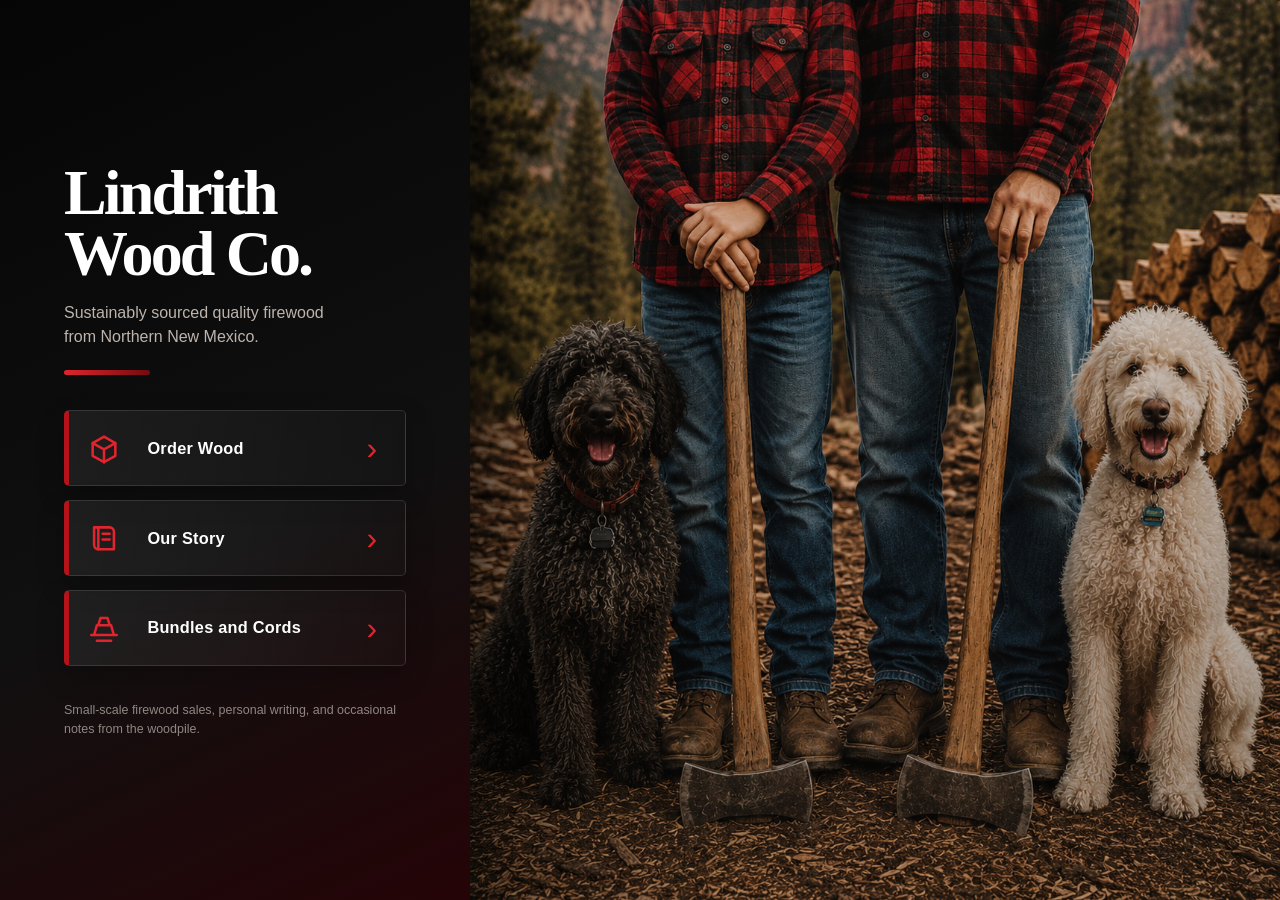
<file: index.html>
<!doctype html><html lang="en"><head><meta charset="utf-8"><meta name="viewport" content="width=device-width,initial-scale=1"><title>Lindrith Wood Co.</title><meta name="description" content="Lindrith Wood Co. — sustainably sourced quality firewood from Northern New Mexico."><link rel="stylesheet" href="styles.css"></head><body>
<main class="landing">
<section class="portal" aria-label="Lindrith Wood Co. navigation">
<div class="brand-lockup"><h1 class="brand">Lindrith<br>Wood Co.</h1><p class="tagline">Sustainably sourced quality firewood from Northern New Mexico.</p><div class="accent-line"></div></div>
<nav class="nav-list">
<a class="nav-card" href="order.html"><svg viewBox="0 0 24 24"><path d="M4 8.5 12 4l8 4.5v9L12 22l-8-4.5v-9Z"/><path d="m4 8.5 8 4.5 8-4.5M12 13v9"/></svg><strong>Order Wood</strong><span class="arrow">›</span></a>

<a class="nav-card" href="story.html"><svg viewBox="0 0 24 24"><path d="M5 4.5h11a3 3 0 0 1 3 3V20H8a3 3 0 0 1-3-3V4.5Z"/><path d="M8 4.5V20M11 9h5M11 13h5"/></svg><strong>Our Story</strong><span class="arrow">›</span></a>
<a class="nav-card" href="order.html#wood-options"><svg viewBox="0 0 24 24"><path d="M3 17h18M5 17l2-7h10l2 7M8 10l1.5-5h5L16 10M7 21h10"/></svg><strong>Bundles and Cords</strong><span class="arrow">›</span></a>
</nav>
<p class="microcopy">Small-scale firewood sales, personal writing, and occasional notes from the woodpile.</p>
</section><section class="open-space" aria-label="Family and dogs beside a woodpile"></section>
</main></body></html>
</file>
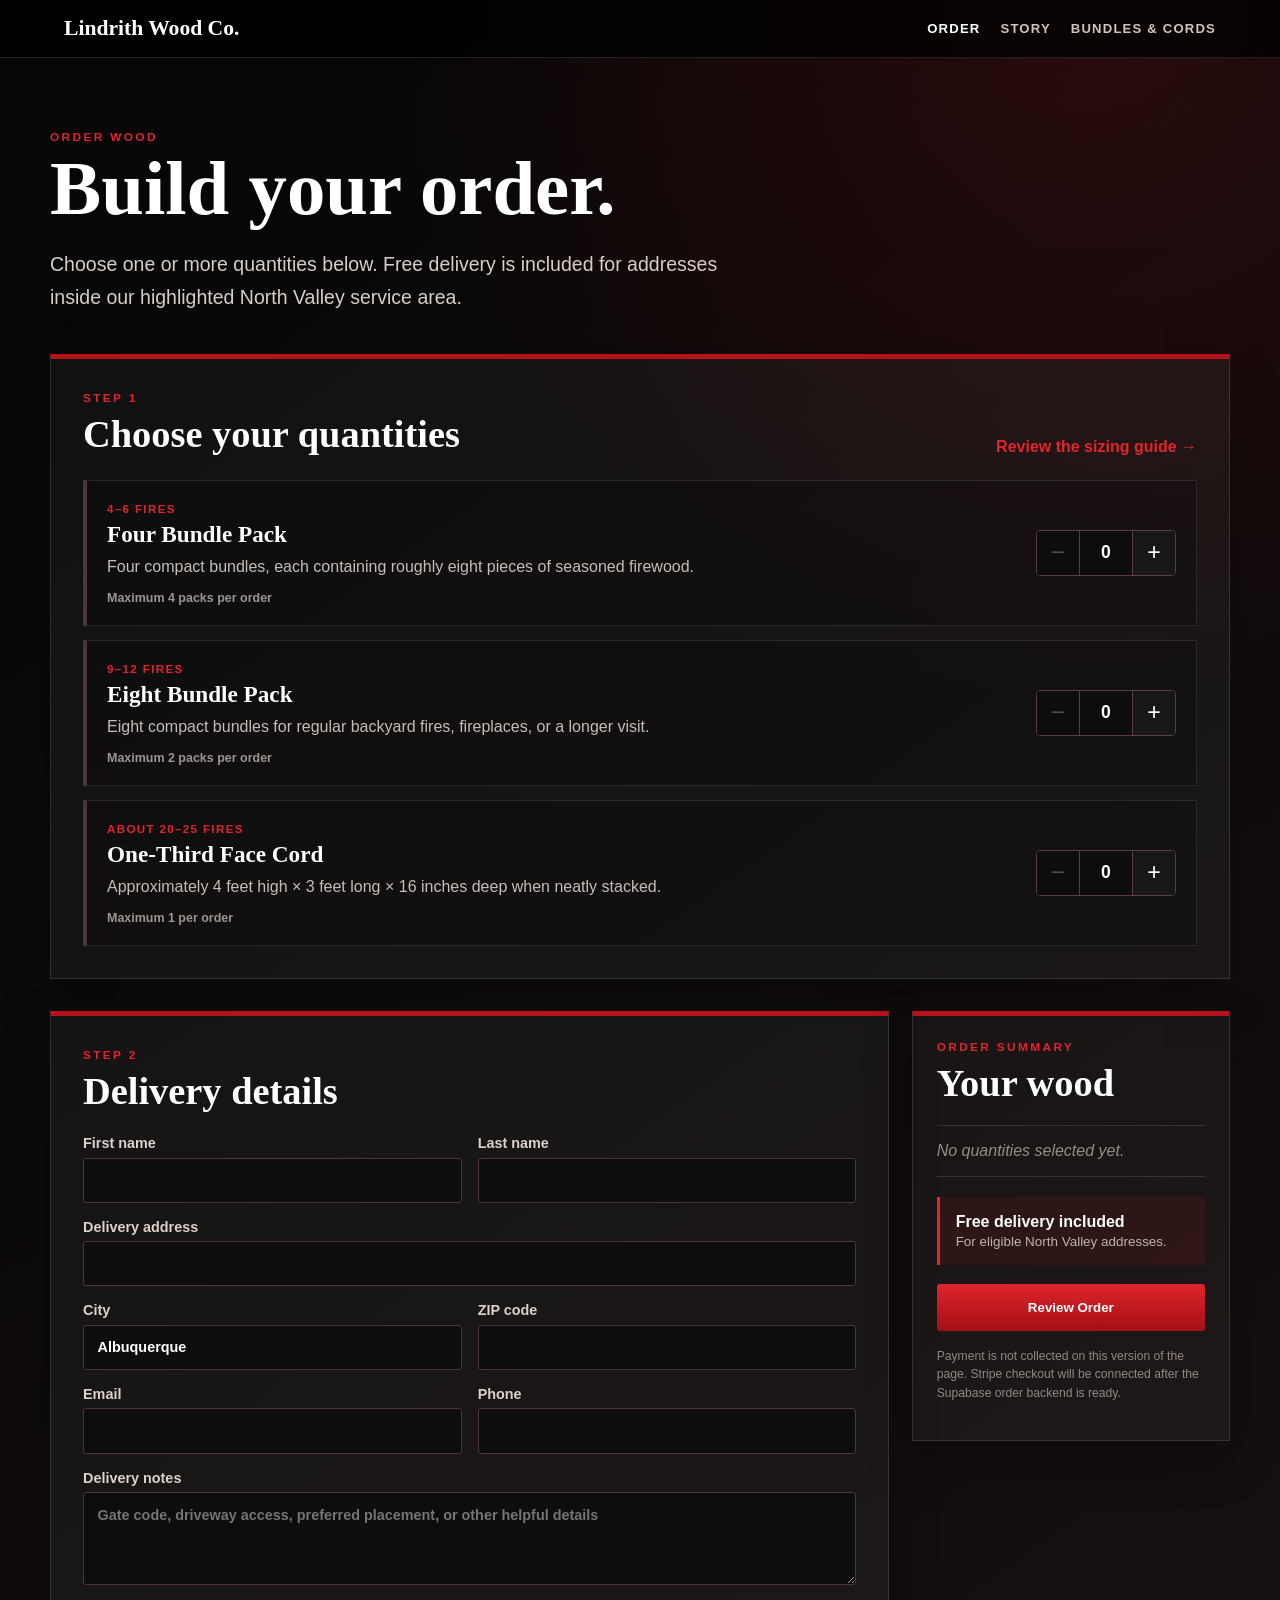
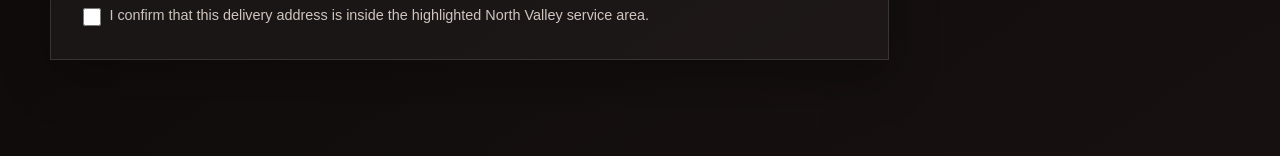
<file: actual-order.html>
<!doctype html>
<html lang="en">
<head>
  <meta charset="utf-8">
  <meta name="viewport" content="width=device-width,initial-scale=1">
  <title>Build Your Order | Lindrith Wood Co.</title>
  <meta name="description" content="Choose your Lindrith Wood Co. firewood quantity and enter North Valley delivery details.">
  <link rel="stylesheet" href="styles.css">
</head>
<body class="page-shell">
  <header class="topbar">
    <a class="mini-brand" href="index.html">Lindrith Wood Co.</a>
    <nav>
      <a href="order.html" aria-current="page">Order</a>
      <a href="story.html">Story</a>
      <a href="order.html#wood-options">Bundles &amp; Cords</a>
    </nav>
  </header>

  <main class="content checkout-content">
    <p class="kicker">Order Wood</p>
    <h1 class="checkout-title">Build your order.</h1>
    <p class="lead checkout-lead">Choose one or more quantities below. Free delivery is included for addresses inside our highlighted North Valley service area.</p>

    <form id="wood-order-form" class="wood-order-form" novalidate>
      <section class="order-builder" aria-labelledby="quantity-heading">
        <div class="section-heading-row">
          <div>
            <p class="kicker">Step 1</p>
            <h2 id="quantity-heading">Choose your quantities</h2>
          </div>
          <a class="text-link" href="order.html#wood-options">Review the sizing guide →</a>
        </div>

        <div class="product-picker">
          <article class="order-product" data-product="four-bundle">
            <div class="order-product-copy">
              <p class="product-eyebrow">4–6 fires</p>
              <h3>Four Bundle Pack</h3>
              <p>Four compact bundles, each containing roughly eight pieces of seasoned firewood.</p>
              <span class="order-limit">Maximum 4 packs per order</span>
            </div>
            <div class="quantity-stepper" aria-label="Four Bundle Pack quantity">
              <button type="button" class="stepper-button" data-action="decrease" aria-label="Decrease Four Bundle Pack quantity">−</button>
              <input id="four-bundle-qty" name="four_bundle_pack" type="number" min="0" max="4" step="1" value="0" inputmode="numeric" aria-label="Four Bundle Pack quantity">
              <button type="button" class="stepper-button" data-action="increase" aria-label="Increase Four Bundle Pack quantity">+</button>
            </div>
          </article>

          <article class="order-product" data-product="eight-bundle">
            <div class="order-product-copy">
              <p class="product-eyebrow">9–12 fires</p>
              <h3>Eight Bundle Pack</h3>
              <p>Eight compact bundles for regular backyard fires, fireplaces, or a longer visit.</p>
              <span class="order-limit">Maximum 2 packs per order</span>
            </div>
            <div class="quantity-stepper" aria-label="Eight Bundle Pack quantity">
              <button type="button" class="stepper-button" data-action="decrease" aria-label="Decrease Eight Bundle Pack quantity">−</button>
              <input id="eight-bundle-qty" name="eight_bundle_pack" type="number" min="0" max="2" step="1" value="0" inputmode="numeric" aria-label="Eight Bundle Pack quantity">
              <button type="button" class="stepper-button" data-action="increase" aria-label="Increase Eight Bundle Pack quantity">+</button>
            </div>
          </article>

          <article class="order-product" data-product="third-face-cord">
            <div class="order-product-copy">
              <p class="product-eyebrow">About 20–25 fires</p>
              <h3>One-Third Face Cord</h3>
              <p>Approximately 4 feet high × 3 feet long × 16 inches deep when neatly stacked.</p>
              <span class="order-limit">Maximum 1 per order</span>
            </div>
            <div class="quantity-stepper" aria-label="One-Third Face Cord quantity">
              <button type="button" class="stepper-button" data-action="decrease" aria-label="Decrease One-Third Face Cord quantity">−</button>
              <input id="third-face-cord-qty" name="one_third_face_cord" type="number" min="0" max="1" step="1" value="0" inputmode="numeric" aria-label="One-Third Face Cord quantity">
              <button type="button" class="stepper-button" data-action="increase" aria-label="Increase One-Third Face Cord quantity">+</button>
            </div>
          </article>
        </div>
        <p id="quantity-error" class="form-error" role="alert" hidden>Please choose at least one firewood quantity.</p>
      </section>

      <div class="checkout-grid">
        <section class="delivery-panel" aria-labelledby="delivery-heading">
          <p class="kicker">Step 2</p>
          <h2 id="delivery-heading">Delivery details</h2>
          <div class="field-grid">
            <label>First name<input name="first_name" autocomplete="given-name" required></label>
            <label>Last name<input name="last_name" autocomplete="family-name" required></label>
            <label class="field-wide">Delivery address<input name="delivery_address" autocomplete="street-address" required></label>
            <label>City<input name="city" value="Albuquerque" autocomplete="address-level2" required></label>
            <label>ZIP code<input name="zip" inputmode="numeric" autocomplete="postal-code" pattern="[0-9]{5}" maxlength="5" required></label>
            <label>Email<input type="email" name="email" autocomplete="email" required></label>
            <label>Phone<input type="tel" name="phone" autocomplete="tel" required></label>
            <label class="field-wide">Delivery notes<textarea name="delivery_notes" rows="4" placeholder="Gate code, driveway access, preferred placement, or other helpful details"></textarea></label>
          </div>
          <label class="service-confirmation">
            <input type="checkbox" name="service_area_confirmed" required>
            <span>I confirm that this delivery address is inside the highlighted North Valley service area.</span>
          </label>
        </section>

        <aside class="order-summary" aria-labelledby="summary-heading">
          <p class="kicker">Order Summary</p>
          <h2 id="summary-heading">Your wood</h2>
          <div id="summary-lines" class="summary-lines">
            <p class="empty-summary">No quantities selected yet.</p>
          </div>
          <div class="summary-note">
            <strong>Free delivery included</strong>
            <span>For eligible North Valley addresses.</span>
          </div>
          <button type="submit" class="review-order-button">Review Order</button>
          <p class="checkout-stage-note">Payment is not collected on this version of the page. Stripe checkout will be connected after the Supabase order backend is ready.</p>
          <p id="form-status" class="form-status" role="status" aria-live="polite"></p>
        </aside>
      </div>
    </form>
  </main>

  <script>
    (() => {
      const form = document.getElementById('wood-order-form');
      const summary = document.getElementById('summary-lines');
      const quantityError = document.getElementById('quantity-error');
      const status = document.getElementById('form-status');
      const products = [
        { id: 'four-bundle-qty', name: 'Four Bundle Pack', singular: 'pack', plural: 'packs' },
        { id: 'eight-bundle-qty', name: 'Eight Bundle Pack', singular: 'pack', plural: 'packs' },
        { id: 'third-face-cord-qty', name: 'One-Third Face Cord', singular: 'cord portion', plural: 'cord portions' }
      ];

      const clampInput = (input) => {
        const min = Number(input.min || 0);
        const max = Number(input.max || Number.MAX_SAFE_INTEGER);
        const parsed = Number.parseInt(input.value, 10);
        const value = Number.isFinite(parsed) ? parsed : min;
        input.value = Math.min(max, Math.max(min, value));
      };

      const updateControls = () => {
        document.querySelectorAll('.quantity-stepper').forEach((stepper) => {
          const input = stepper.querySelector('input');
          const decrease = stepper.querySelector('[data-action="decrease"]');
          const increase = stepper.querySelector('[data-action="increase"]');
          const value = Number(input.value);
          decrease.disabled = value <= Number(input.min);
          increase.disabled = value >= Number(input.max);
          stepper.closest('.order-product').classList.toggle('has-quantity', value > 0);
        });
      };

      const updateSummary = () => {
        const selected = products
          .map((product) => ({ ...product, quantity: Number(document.getElementById(product.id).value) }))
          .filter((product) => product.quantity > 0);

        if (!selected.length) {
          summary.innerHTML = '<p class="empty-summary">No quantities selected yet.</p>';
        } else {
          summary.innerHTML = selected.map((product) => {
            const unit = product.quantity === 1 ? product.singular : product.plural;
            return `<div class="summary-line"><span>${product.name}</span><strong>${product.quantity} ${unit}</strong></div>`;
          }).join('');
        }
        quantityError.hidden = true;
        status.textContent = '';
        updateControls();
      };

      document.querySelectorAll('.quantity-stepper').forEach((stepper) => {
        const input = stepper.querySelector('input');
        stepper.addEventListener('click', (event) => {
          const button = event.target.closest('button');
          if (!button) return;
          const direction = button.dataset.action === 'increase' ? 1 : -1;
          input.value = Number(input.value) + direction;
          clampInput(input);
          updateSummary();
        });
        input.addEventListener('input', () => {
          clampInput(input);
          updateSummary();
        });
      });

      form.addEventListener('submit', (event) => {
        event.preventDefault();
        const total = products.reduce((sum, product) => sum + Number(document.getElementById(product.id).value), 0);
        if (total === 0) {
          quantityError.hidden = false;
          document.getElementById('quantity-heading').scrollIntoView({ behavior: 'smooth', block: 'center' });
          return;
        }
        if (!form.reportValidity()) return;
        status.textContent = 'The order details are valid. This page is ready for the Supabase submission step.';
      });

      updateSummary();
    })();
  </script>
</body>
</html>
</file>
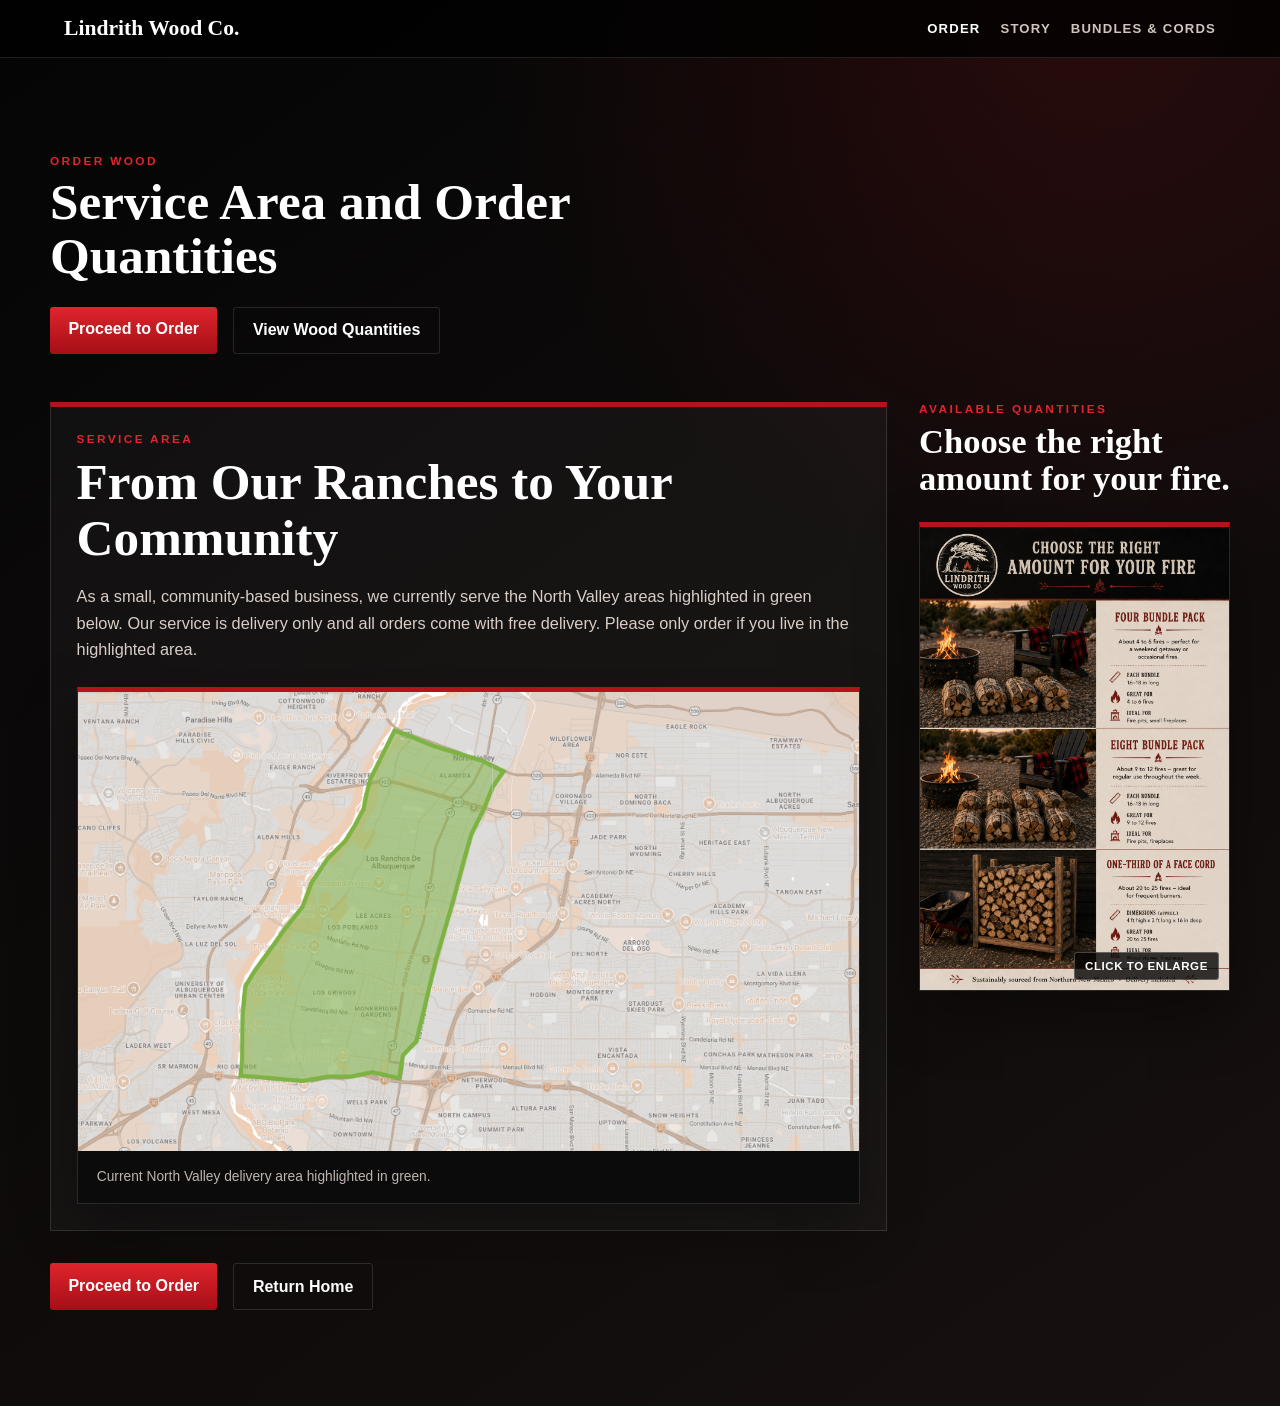
<file: bundles-cords.html>
<!doctype html>
<html lang="en">
<head>
  <meta charset="utf-8">
  <meta name="viewport" content="width=device-width,initial-scale=1">
  <title>Bundles and Cords | Lindrith Wood Co.</title>
  <meta http-equiv="refresh" content="0; url=order.html#wood-options">
  <link rel="canonical" href="order.html#wood-options">
</head>
<body>
  <p><a href="order.html#wood-options">View firewood sizes and service area.</a></p>
</body>
</html>
</file>
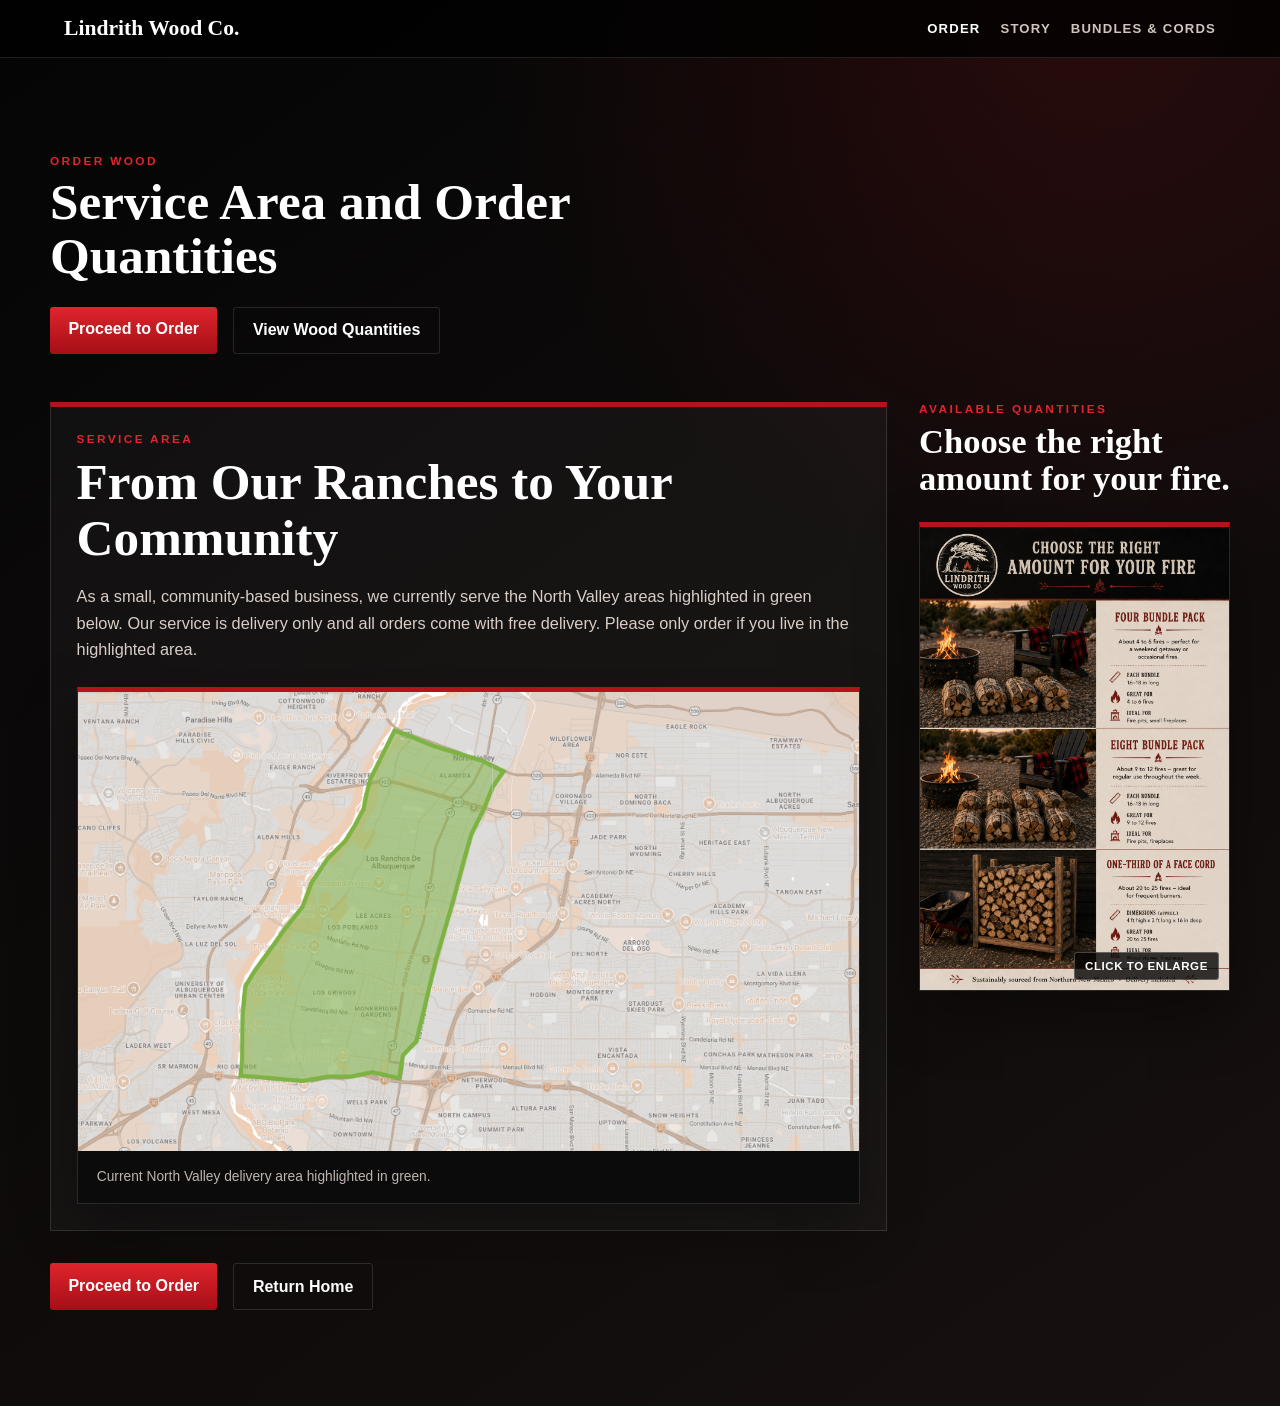
<file: order.html>
<!doctype html>
<html lang="en">
<head>
  <meta charset="utf-8">
  <meta name="viewport" content="width=device-width,initial-scale=1">
  <title>From Our Ranches to Your Community | Lindrith Wood Co.</title>
  <meta name="description" content="Review the Lindrith Wood Co. North Valley service area and available firewood quantities before ordering.">
  <link rel="stylesheet" href="styles.css">
</head>
<body class="page-shell">
  <header class="topbar">
    <a class="mini-brand" href="index.html">Lindrith Wood Co.</a>
    <nav>
      <a href="order.html" aria-current="page">Order</a>
      <a href="story.html">Story</a>
      <a href="order.html#wood-options">Bundles &amp; Cords</a>
    </nav>
  </header>

  <main class="content service-content">
    <p class="kicker">Order Wood</p>
    <h1 class="page-title">Service Area and Order Quantities</h1>

    <div class="top-action-row" aria-label="Page shortcuts">
      <a class="cta" href="actual-order.html">Proceed to Order</a>
      <a class="secondary-cta" href="#wood-options">View Wood Quantities</a>
    </div>

    <div class="order-overview">
      <section class="service-area-panel" aria-labelledby="service-heading">
        <div class="service-intro">
          <p class="kicker">Service Area</p>
          <h2 id="service-heading">From Our Ranches to Your Community</h2>

          <p class="lead">As a small, community-based business, we currently serve the North Valley areas highlighted in green below. Our service is delivery only and all orders come with free delivery. Please only order if you live in the highlighted area.</p>
        </div>

        <figure class="service-map compact-map">
          <img src="assets/service-area.png" alt="Map showing the Lindrith Wood Co. North Valley delivery area highlighted in green.">
          <figcaption>Current North Valley delivery area highlighted in green.</figcaption>
        </figure>
      </section>

      <section id="wood-options" class="wood-options quantities-panel" aria-labelledby="wood-options-heading">
        <p class="kicker">Available Quantities</p>
        <h2 id="wood-options-heading">Choose the right amount for your fire.</h2>
        <button class="quantity-image-button" type="button" aria-label="Enlarge the firewood quantity guide" aria-haspopup="dialog" aria-controls="quantity-lightbox">
          <img src="assets/order-options.png" alt="Firewood quantity guide showing four-bundle packs, eight-bundle packs, and one-third of a face cord, with suggested uses and estimated number of fires.">
          <span class="image-enlarge-hint">Click to enlarge</span>
        </button>
      </section>
    </div>

    <div class="service-actions final-order-actions">
      <a class="cta" href="actual-order.html">Proceed to Order</a>
      <a class="secondary-cta" href="index.html">Return Home</a>
    </div>
  </main>

  <dialog id="quantity-lightbox" class="image-lightbox" aria-label="Enlarged firewood quantity guide">
    <button class="lightbox-close" type="button" aria-label="Close enlarged image">×</button>
    <img src="assets/order-options.png" alt="Enlarged firewood quantity guide showing four-bundle packs, eight-bundle packs, and one-third of a face cord.">
  </dialog>

  <script>
    const lightbox = document.getElementById('quantity-lightbox');
    const openButton = document.querySelector('.quantity-image-button');
    const closeButton = lightbox.querySelector('.lightbox-close');

    openButton.addEventListener('click', () => lightbox.showModal());
    closeButton.addEventListener('click', () => lightbox.close());
    lightbox.addEventListener('click', (event) => {
      if (event.target === lightbox) lightbox.close();
    });
  </script>
</body>
</html>
</file>
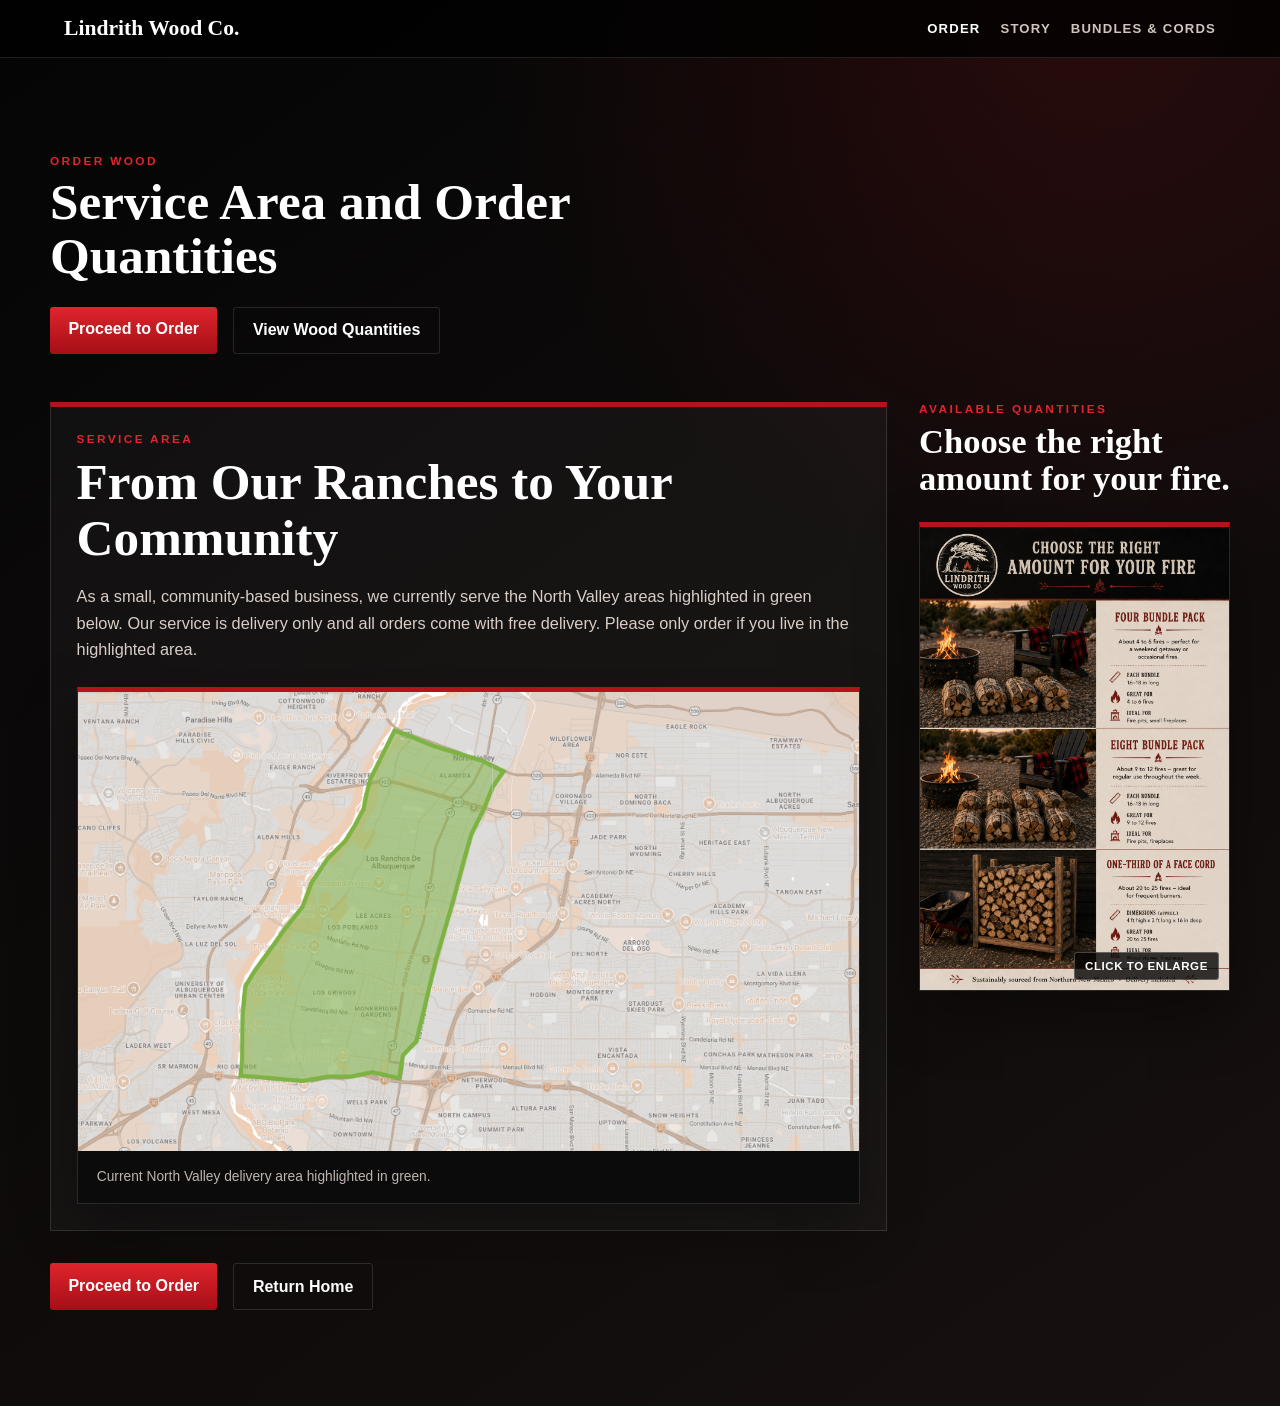
<file: service-area.html>
<!doctype html><html lang="en"><head><meta charset="utf-8"><meta name="viewport" content="width=device-width,initial-scale=1"><meta http-equiv="refresh" content="0; url=order.html"><title>Service Area | Lindrith Wood Co.</title><link rel="canonical" href="order.html"></head><body><p>The service area is now the first step of ordering. <a href="order.html">Continue to Order Wood</a>.</p></body></html>
</file>
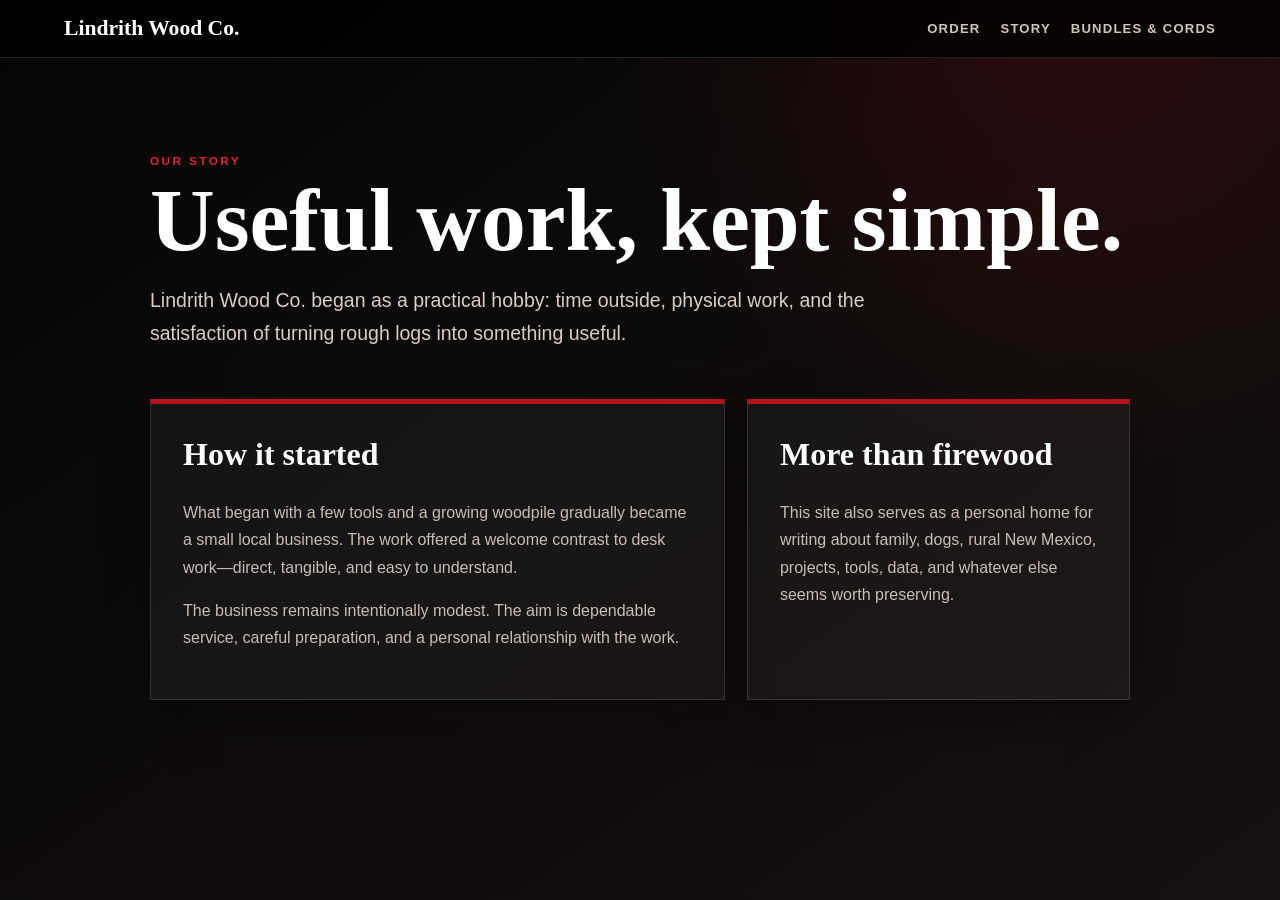
<file: story.html>
<!doctype html><html lang="en"><head><meta charset="utf-8"><meta name="viewport" content="width=device-width,initial-scale=1"><title>Our Story | Lindrith Wood Co.</title><link rel="stylesheet" href="styles.css"></head><body class="page-shell"><header class="topbar"><a class="mini-brand" href="index.html">Lindrith Wood Co.</a><nav><a href="order.html">Order</a><a href="story.html">Story</a><a href="bundles-cords.html">Bundles & Cords</a></nav></header><main class="content"><p class="kicker">Our Story</p><h1>Useful work, kept simple.</h1><p class="lead">Lindrith Wood Co. began as a practical hobby: time outside, physical work, and the satisfaction of turning rough logs into something useful.</p><div class="panel-grid"><section class="panel"><h2>How it started</h2><p>What began with a few tools and a growing woodpile gradually became a small local business. The work offered a welcome contrast to desk work—direct, tangible, and easy to understand.</p><p>The business remains intentionally modest. The aim is dependable service, careful preparation, and a personal relationship with the work.</p></section><aside class="panel"><h2>More than firewood</h2><p>This site also serves as a personal home for writing about family, dogs, rural New Mexico, projects, tools, data, and whatever else seems worth preserving.</p></aside></div></main></body></html>
</file>
<file: styles.css>
:root{
  --black:#080808;
  --black-soft:#141414;
  --red:#b31319;
  --red-bright:#e1242d;
  --red-dark:#720b10;
  --cream:#f3e8dc;
  --muted:#bdb4ad;
  --line:rgba(255,255,255,.12);
}
*{box-sizing:border-box}
html,body{margin:0;min-height:100%;background:var(--black);color:white;font-family:Arial,Helvetica,sans-serif}
a{color:inherit}
.landing{min-height:100vh;display:grid;grid-template-columns:minmax(330px,470px) 1fr;background:#000}
.portal{position:relative;z-index:2;display:flex;flex-direction:column;justify-content:center;gap:2.2rem;padding:clamp(2rem,5vw,4.5rem);background:linear-gradient(155deg,#050505 0%,#101010 58%,#250407 100%);box-shadow:22px 0 60px rgba(0,0,0,.55)}
.brand-lockup{max-width:320px}
.kicker{margin:0 0 .45rem;color:var(--red-bright);font-size:.74rem;font-weight:800;letter-spacing:.2em;text-transform:uppercase}
.brand{margin:0;font-family:Georgia,'Times New Roman',serif;font-size:clamp(2.8rem,5vw,4.4rem);font-weight:700;line-height:.96;letter-spacing:-.045em}
.tagline{margin:1rem 0 0;max-width:280px;color:var(--muted);font-size:1rem;line-height:1.5}
.accent-line{width:86px;height:5px;margin-top:1.35rem;background:linear-gradient(90deg,var(--red-bright),var(--red-dark));border-radius:999px}
.nav-list{display:grid;gap:.85rem;width:100%;max-width:355px}
.nav-card{min-height:76px;display:grid;grid-template-columns:44px 1fr 20px;align-items:center;gap:1rem;padding:1rem 1.15rem;border:1px solid var(--line);border-left:5px solid var(--red);border-radius:5px;background:linear-gradient(100deg,rgba(255,255,255,.065),rgba(255,255,255,.018));text-decoration:none;box-shadow:0 10px 28px rgba(0,0,0,.24);transition:.18s ease}
.nav-card:hover{transform:translateX(6px);border-color:rgba(225,36,45,.7);background:linear-gradient(100deg,rgba(179,19,25,.3),rgba(255,255,255,.025))}
.nav-card svg{width:34px;height:34px;fill:none;stroke:var(--red-bright);stroke-width:1.8;stroke-linecap:round;stroke-linejoin:round}
.nav-card strong{font-size:1.02rem;letter-spacing:.015em}
.arrow{color:var(--red-bright);font-size:2rem;font-weight:300;line-height:1}
.microcopy{max-width:350px;margin:0;color:#8f8782;font-size:.78rem;line-height:1.5}
.open-space{position:relative;min-height:100vh;background-image:linear-gradient(90deg,rgba(0,0,0,.28),rgba(0,0,0,.02) 30%),url('assets/flannel-family.png');background-size:cover;background-position:center 34%}
.open-space::after{content:"";position:absolute;inset:0;background:linear-gradient(180deg,rgba(0,0,0,.04),rgba(0,0,0,.22))}
.page-shell{min-height:100vh;background:radial-gradient(circle at 85% 0%,rgba(179,19,25,.18),transparent 34%),linear-gradient(145deg,#050505,#171010)}
.topbar{display:flex;justify-content:space-between;align-items:center;padding:1rem 5vw;border-bottom:1px solid var(--line);background:rgba(0,0,0,.78)}
.topbar .mini-brand{font-family:Georgia,serif;font-size:1.35rem;text-decoration:none;font-weight:700}
.topbar nav{display:flex;gap:1.25rem;flex-wrap:wrap}
.topbar nav a{text-decoration:none;color:#cfc5be;font-size:.82rem;font-weight:700;text-transform:uppercase;letter-spacing:.09em}
.topbar nav a:hover,.topbar nav a[aria-current="page"]{color:white}
.content{width:min(980px,calc(100% - 2rem));margin:auto;padding:6rem 0}
.content h1{margin:0 0 1rem;font-family:Georgia,serif;font-size:clamp(3rem,7vw,5.6rem);line-height:1;color:white}
.content .lead{max-width:720px;color:#d9cec7;font-size:1.22rem;line-height:1.7}
.panel-grid{display:grid;grid-template-columns:1.2fr .8fr;gap:1.4rem;margin-top:3rem}
.panel{padding:2rem;border:1px solid var(--line);border-top:5px solid var(--red);background:rgba(255,255,255,.045);box-shadow:0 18px 45px rgba(0,0,0,.25)}
.panel h2{margin-top:0;font-family:Georgia,serif;font-size:2rem}
.panel p,.panel li{color:#c8bdb6;line-height:1.7}
form{display:grid;gap:1rem}
label{display:grid;gap:.4rem;color:#ddd1ca;font-size:.9rem;font-weight:700}
input,select,textarea{width:100%;padding:.85rem;border:1px solid #503337;border-radius:3px;background:#0d0d0d;color:white;font:inherit}
button,.cta{display:inline-block;width:max-content;padding:.85rem 1.15rem;border:0;border-radius:3px;background:linear-gradient(#df242d,#a50f16);color:#fff;font-weight:800;text-decoration:none;cursor:pointer}
.bundle-grid{display:grid;grid-template-columns:repeat(3,1fr);gap:1.2rem;margin-top:3rem}
.bundle{padding:1.6rem;border:1px solid var(--line);background:rgba(255,255,255,.04)}
.bundle h2{margin:.2rem 0 .6rem;font-family:Georgia,serif}
.bundle .price{color:var(--red-bright);font-size:1.25rem;font-weight:800}
@media(max-width:820px){.landing{grid-template-columns:1fr}.portal{min-height:100vh;background:linear-gradient(180deg,rgba(0,0,0,.84),rgba(18,0,3,.94)),url('assets/flannel-family.png') center 34%/cover;padding:2rem}.open-space{display:none}.nav-list{max-width:none}.brand-lockup{margin-top:auto}.microcopy{margin-bottom:auto}.panel-grid,.bundle-grid{grid-template-columns:1fr}.topbar{align-items:flex-start;gap:1rem;flex-direction:column}.topbar nav{width:100%;justify-content:space-between}}

.text-link{color:var(--red-bright);font-weight:800;text-decoration:none}.text-link:hover{text-decoration:underline}.service-content{width:min(1180px,calc(100% - 2rem))}.service-map{margin:3rem 0 0;border:1px solid var(--line);border-top:5px solid var(--red);background:#0b0b0b;box-shadow:0 22px 55px rgba(0,0,0,.36)}.service-map img{display:block;width:100%;height:auto}.service-map figcaption{padding:1rem 1.2rem;color:#bfb5ae;font-size:.86rem;line-height:1.5}.service-actions{display:flex;flex-wrap:wrap;gap:1rem;margin-top:1.5rem}.secondary-cta{display:inline-block;width:max-content;padding:.85rem 1.15rem;border:1px solid var(--line);border-radius:3px;color:#fff;font-weight:800;text-decoration:none}.secondary-cta:hover{border-color:var(--red-bright);background:rgba(179,19,25,.12)}
.order-topline{display:flex;align-items:flex-start;justify-content:space-between;gap:2rem}.order-topline>div{min-width:0}.order-topline h1{max-width:820px}.proceed-cta{flex:0 0 auto;margin-top:.25rem;white-space:nowrap}.wood-options{margin-top:4.5rem;scroll-margin-top:2rem}.wood-options h2{margin:.2rem 0 1.5rem;font-family:Georgia,'Times New Roman',serif;font-size:clamp(2.2rem,5vw,4rem);line-height:1.08}.wood-options img{display:block;width:100%;height:auto;border:1px solid var(--line);border-top:5px solid var(--red);background:#0b0b0b;box-shadow:0 22px 55px rgba(0,0,0,.36)}.final-order-actions{margin-top:2rem}
@media(max-width:760px){.order-topline{display:block}.proceed-cta{margin:0 0 2rem}.wood-options{margin-top:3rem}}

.page-title{max-width:980px}.top-action-row{display:flex;flex-wrap:wrap;gap:1rem;margin:1.5rem 0 3rem}.service-intro h2{margin:0 0 .75rem;font-family:Georgia,'Times New Roman',serif;font-size:clamp(2rem,4vw,3.4rem);line-height:1.1}.compact-map{width:min(900px,100%);margin-left:auto;margin-right:auto}.compact-map img{width:100%}@media(max-width:760px){.top-action-row{margin:1rem 0 2.25rem}.compact-map{width:100%}}

/* Responsive service-area and quantity layout */
.order-overview{
  display:grid;
  grid-template-columns:minmax(0,.88fr) minmax(0,1.12fr);
  gap:clamp(1.5rem,3vw,2.75rem);
  align-items:start;
  margin-top:.5rem;
}
.service-area-panel,
.quantities-panel{min-width:0}
.service-area-panel{
  padding:clamp(1.2rem,2vw,1.8rem);
  border:1px solid var(--line);
  border-top:5px solid var(--red);
  background:rgba(255,255,255,.035);
}
.service-area-panel .lead{
  max-width:none;
  font-size:1.02rem;
  line-height:1.65;
}
.service-area-panel .compact-map{
  width:min(520px,92%);
  margin:1.5rem auto 0;
}
.order-overview .wood-options{
  margin-top:0;
  scroll-margin-top:2rem;
}
.order-overview .wood-options h2{
  font-size:clamp(2rem,3.6vw,3.25rem);
}
@media(max-width:860px){
  .order-overview{grid-template-columns:1fr}
  .service-area-panel .compact-map{width:min(620px,100%)}
  .order-overview .wood-options{margin-top:.5rem}
}


/* Order page emphasis: larger service area, smaller quantity guide */
.service-content > .page-title{
  max-width:760px;
  font-size:clamp(2rem,4vw,3.6rem);
  line-height:1.05;
}
.order-overview{
  grid-template-columns:minmax(0,1.75fr) minmax(260px,.65fr);
  gap:clamp(1.25rem,2.5vw,2.25rem);
}
.service-area-panel .compact-map{
  width:100%;
  max-width:none;
}
.order-overview .quantities-panel{
  max-width:390px;
  justify-self:end;
}
.order-overview .wood-options h2{
  font-size:clamp(1.65rem,2.7vw,2.35rem);
}
.order-overview .wood-options img{
  width:100%;
  max-width:360px;
  margin-left:auto;
}
@media(max-width:860px){
  .order-overview{grid-template-columns:1fr}
  .order-overview .quantities-panel{max-width:520px;justify-self:center}
  .order-overview .wood-options img{max-width:440px;margin-right:auto}
}


/* Click-to-enlarge quantity guide */
.quantity-image-button{
  position:relative;
  display:block;
  width:100%;
  max-width:360px;
  margin-left:auto;
  padding:0;
  border:0;
  border-radius:2px;
  background:transparent;
  cursor:zoom-in;
}
.quantity-image-button img{width:100%;max-width:none!important;margin:0!important}
.image-enlarge-hint{
  position:absolute;
  right:.7rem;
  bottom:.7rem;
  padding:.42rem .62rem;
  border:1px solid rgba(255,255,255,.25);
  border-radius:3px;
  background:rgba(0,0,0,.78);
  color:#fff;
  font-size:.72rem;
  font-weight:800;
  letter-spacing:.05em;
  text-transform:uppercase;
}
.quantity-image-button:hover .image-enlarge-hint,
.quantity-image-button:focus-visible .image-enlarge-hint{background:var(--red-dark)}
.quantity-image-button:focus-visible{outline:3px solid var(--red-bright);outline-offset:4px}
.image-lightbox{
  width:min(94vw,1000px);
  max-height:94vh;
  padding:clamp(2.5rem,5vw,4rem) clamp(.75rem,2vw,1.25rem) 1rem;
  border:1px solid rgba(255,255,255,.22);
  border-radius:5px;
  background:#090909;
  box-shadow:0 28px 90px rgba(0,0,0,.8);
}
.image-lightbox::backdrop{background:rgba(0,0,0,.88);backdrop-filter:blur(3px)}
.image-lightbox img{display:block;max-width:100%;max-height:calc(94vh - 5rem);margin:auto;object-fit:contain}
.lightbox-close{
  position:absolute;
  top:.55rem;
  right:.7rem;
  width:2.5rem;
  height:2.5rem;
  padding:0;
  border:1px solid rgba(255,255,255,.25);
  border-radius:50%;
  background:#171717;
  color:#fff;
  font-size:1.9rem;
  font-weight:400;
  line-height:1;
}
.lightbox-close:hover{background:var(--red-dark)}
@media(max-width:860px){.quantity-image-button{max-width:440px;margin-right:auto}}

/* Front-end order builder */
.checkout-content{width:min(1180px,calc(100% - 2rem));padding-top:4.5rem}
.checkout-title{font-size:clamp(2.8rem,6vw,5rem)!important}
.checkout-lead{margin-bottom:2.5rem}
.wood-order-form{gap:2rem}
.order-builder,.delivery-panel,.order-summary{border:1px solid var(--line);border-top:5px solid var(--red);background:rgba(255,255,255,.04);box-shadow:0 18px 45px rgba(0,0,0,.25)}
.order-builder{padding:clamp(1.25rem,3vw,2rem)}
.section-heading-row{display:flex;align-items:end;justify-content:space-between;gap:1.5rem;margin-bottom:1.5rem}
.section-heading-row h2,.delivery-panel h2,.order-summary h2{margin:.15rem 0 0;font-family:Georgia,'Times New Roman',serif;font-size:clamp(1.8rem,3vw,2.6rem)}
.product-picker{display:grid;gap:.9rem}
.order-product{display:grid;grid-template-columns:1fr auto;align-items:center;gap:1.5rem;padding:1.25rem;border:1px solid rgba(255,255,255,.1);border-left:4px solid #4a3839;background:rgba(0,0,0,.25);transition:.18s ease}
.order-product.has-quantity{border-left-color:var(--red-bright);background:rgba(179,19,25,.1)}
.order-product h3{margin:.15rem 0 .4rem;font-family:Georgia,'Times New Roman',serif;font-size:1.45rem}
.order-product p{margin:0;color:#c8bdb6;line-height:1.55}
.product-eyebrow{color:var(--red-bright)!important;font-size:.72rem;font-weight:800;letter-spacing:.12em;text-transform:uppercase}
.order-limit{display:block;margin-top:.7rem;color:#9e9490;font-size:.78rem;font-weight:700}
.quantity-stepper{display:grid;grid-template-columns:42px 54px 42px;align-items:center;border:1px solid #5b3c40;border-radius:4px;overflow:hidden;background:#090909}
.quantity-stepper input{height:44px;padding:0;border:0;border-left:1px solid #5b3c40;border-right:1px solid #5b3c40;border-radius:0;text-align:center;font-size:1.1rem;font-weight:800;-moz-appearance:textfield}
.quantity-stepper input::-webkit-inner-spin-button,.quantity-stepper input::-webkit-outer-spin-button{-webkit-appearance:none;margin:0}
.stepper-button{width:42px;height:44px;padding:0;border-radius:0;background:#171717;font-size:1.45rem;font-weight:400}
.stepper-button:hover:not(:disabled){background:var(--red-dark)}
.stepper-button:disabled{color:#58504d;background:#0d0d0d;cursor:not-allowed}
.form-error{margin:1rem 0 0;color:#ff9da2;font-weight:800}
.checkout-grid{display:grid;grid-template-columns:minmax(0,1.45fr) minmax(290px,.55fr);gap:1.4rem;align-items:start}
.delivery-panel{padding:clamp(1.25rem,3vw,2rem)}
.field-grid{display:grid;grid-template-columns:1fr 1fr;gap:1rem;margin-top:1.4rem}
.field-wide{grid-column:1/-1}
.service-confirmation{grid-template-columns:20px 1fr;align-items:start;margin-top:1.25rem;color:#cfc5be;font-weight:500;line-height:1.5}
.service-confirmation input{width:18px;height:18px;margin:.15rem 0 0;accent-color:var(--red-bright)}
.order-summary{position:sticky;top:1rem;padding:1.5rem}
.summary-lines{display:grid;gap:.8rem;margin:1.25rem 0;padding:1rem 0;border-top:1px solid var(--line);border-bottom:1px solid var(--line)}
.summary-line{display:flex;justify-content:space-between;gap:1rem;color:#d8cec8;line-height:1.4}
.summary-line strong{color:#fff;text-align:right}
.empty-summary{margin:0;color:#968d88;font-style:italic}
.summary-note{display:grid;gap:.2rem;padding:1rem;background:rgba(179,19,25,.12);border-left:3px solid var(--red-bright)}
.summary-note span{color:#bfb5ae;font-size:.84rem}
.review-order-button{width:100%;margin-top:1.2rem;padding:1rem}
.checkout-stage-note{margin:1rem 0 0;color:#918884;font-size:.76rem;line-height:1.5}
.form-status{margin:.9rem 0 0;color:#d9cec7;font-weight:700;line-height:1.5}
@media(max-width:860px){.checkout-grid{grid-template-columns:1fr}.order-summary{position:static}.section-heading-row{align-items:flex-start;flex-direction:column}.order-product{grid-template-columns:1fr}.quantity-stepper{justify-self:start}.field-grid{grid-template-columns:1fr}.field-wide{grid-column:auto}}
</file>
